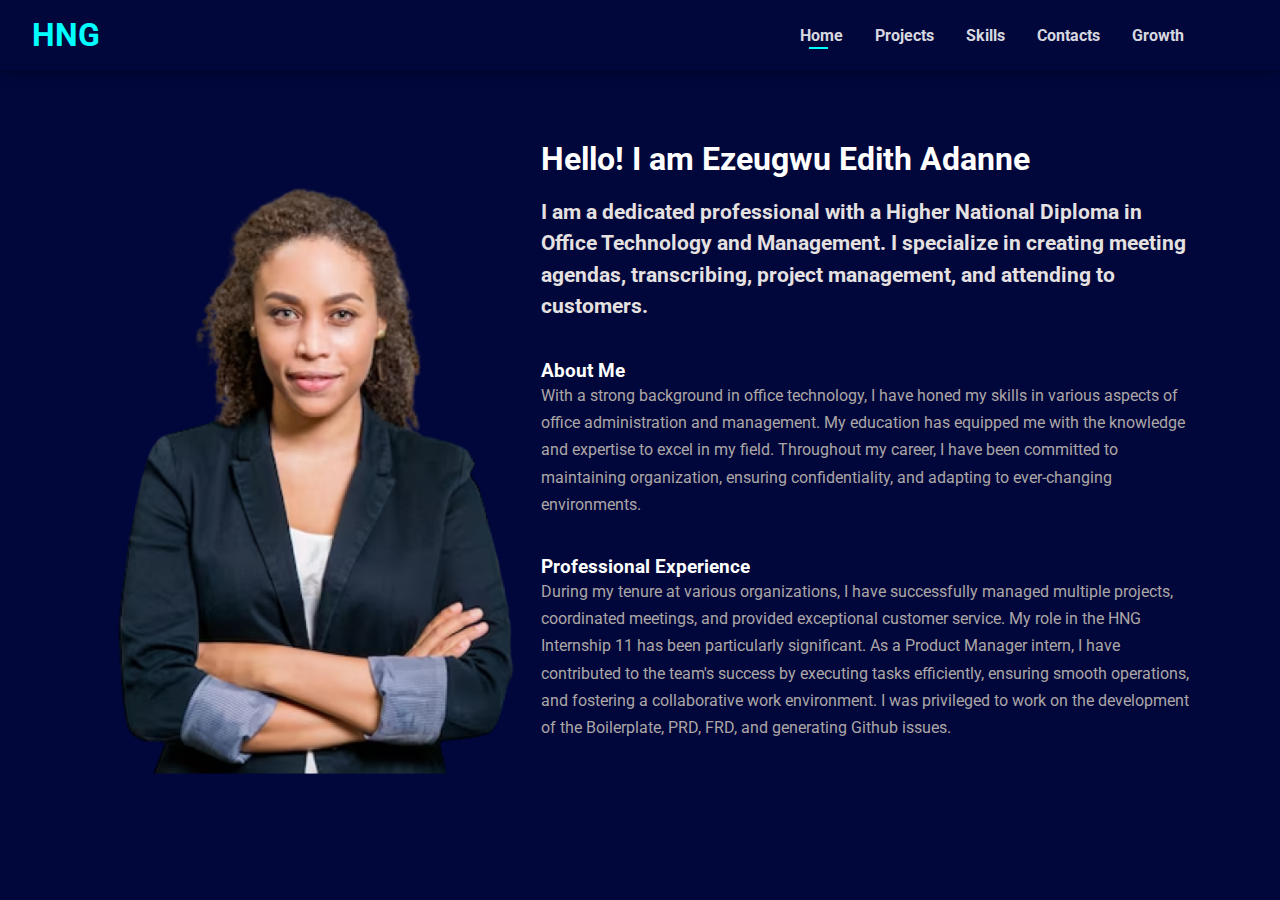
<file: index.html>
<!DOCTYPE html>
<html lang="en">
  <head>
    <meta charset="UTF-8" />
    <meta name="viewport" content="width=device-width, initial-scale=1.0" />
    <link rel="stylesheet" href="style.css" />
    <link rel="preconnect" href="https://fonts.googleapis.com">
<link rel="preconnect" href="https://fonts.gstatic.com" crossorigin>
<link href="https://fonts.googleapis.com/css2?family=Roboto:ital,wght@0,100;0,300;0,400;0,500;0,700;0,900;1,100;1,300;1,400;1,500;1,700;1,900&display=swap" rel="stylesheet">
<link rel="stylesheet" href="https://cdnjs.cloudflare.com/ajax/libs/font-awesome/6.6.0/css/all.min.css" integrity="sha512-Kc323vGBEqzTmouAECnVceyQqyqdsSiqLQISBL29aUW4U/M7pSPA/gEUZQqv1cwx4OnYxTxve5UMg5GT6L4JJg==" crossorigin="anonymous" referrerpolicy="no-referrer" />
    <title>Document</title>
  </head>
  <body>

    <section class="section1">
      <div class="logo">
        <h1>HNG</h1>
      </div>
      <div>
      <ul class="links" id="navbar">
        <li><a class="active" href="index.html">Home</a></li>
        <li><a href="project.html">Projects</a></li>
        <li><a href="skills.html">Skills</a></li>
        <li><a href="contacts.html">Contacts</a></li>
        <li><a href="growth.html">Growth</a></li>
        <a href="#" id="close"><i class="fa-solid fa-xmark"></i></a>
      </ul>
    </div>
    <div class="mobile">
        <i id="menu" class="fa-solid fa-bars"></i>
    </div>
    </section>

    <section id="hero-page">
        <div>
        <div class="heroImg">
            <img src="./images/Happy successful manager holding glasses.png" alt="">
        </div>
        <div class="heroInfo">
            <h1>Hello! I am Ezeugwu Edith Adanne</h1>
            <h2> I am a dedicated professional with a Higher National Diploma in Office Technology and Management. I specialize in creating meeting agendas, transcribing, project management, and attending to customers. </h2>
            <br><br>
            <h3>About Me</h3>
            <p>With a strong background in office technology, I have honed my skills in various aspects of office administration and management. My education has equipped me with the knowledge and expertise to excel in my field. Throughout my career, I have been committed to maintaining organization, ensuring confidentiality, and adapting to ever-changing environments.</p>
            <br>
            <br>
            <h3>Professional Experience</h3>
            <p>During my tenure at various organizations, I have successfully managed multiple projects, coordinated meetings, and provided exceptional customer service. My role in the HNG Internship 11 has been particularly significant. As a Product Manager intern, I have contributed to the team's success by executing tasks efficiently, ensuring smooth operations, and fostering a collaborative work environment. I was privileged to work on the development of the Boilerplate, PRD, FRD, and generating Github issues. </p>
        </div>
    </div>
    </section>

    <script src="index.js"></script>
  </body>
</html>
</file>
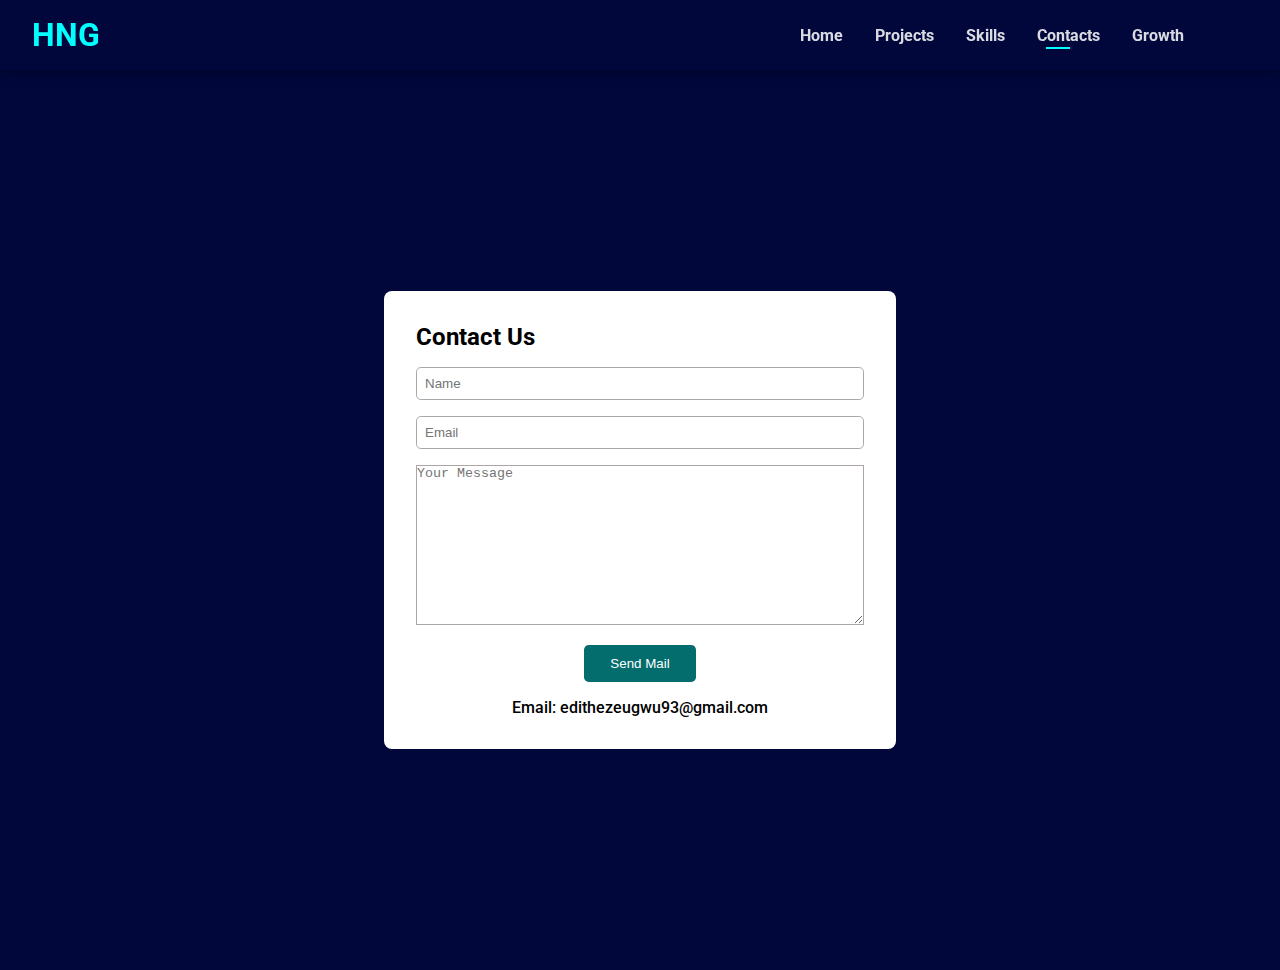
<file: contacts.html>
<!DOCTYPE html>
<html lang="en">
  <head>
    <meta charset="UTF-8" />
    <meta name="viewport" content="width=device-width, initial-scale=1.0" />
    <link rel="stylesheet" href="style.css" />
    <link rel="preconnect" href="https://fonts.googleapis.com" />
    <link rel="preconnect" href="https://fonts.gstatic.com" crossorigin />
    <link
      href="https://fonts.googleapis.com/css2?family=Roboto:ital,wght@0,100;0,300;0,400;0,500;0,700;0,900;1,100;1,300;1,400;1,500;1,700;1,900&display=swap"
      rel="stylesheet"
    />
    <link
      rel="stylesheet"
      href="https://cdnjs.cloudflare.com/ajax/libs/font-awesome/6.6.0/css/all.min.css"
      integrity="sha512-Kc323vGBEqzTmouAECnVceyQqyqdsSiqLQISBL29aUW4U/M7pSPA/gEUZQqv1cwx4OnYxTxve5UMg5GT6L4JJg=="
      crossorigin="anonymous"
      referrerpolicy="no-referrer"
    />
    <title>Document</title>
  </head>
  <body>
    <section class="section1">
      <div class="logo">
        <h1>HNG</h1>
      </div>
      <div>
      <ul class="links" id="navbar">
        <li><a href="index.html">Home</a></li>
        <li><a href="project.html">Projects</a></li>
        <li><a href="skills.html">Skills</a></li>
        <li><a class="active" href="contacts.html">Contacts</a></li>
        <li><a href="growth.html">Growth</a></li>
        <a href="#" id="close"><i class="fa-solid fa-xmark"></i></a>
      </ul>
    </div>
    <div class="mobile">
        <i id="menu" class="fa-solid fa-bars"></i>
    </div>
    </section>

    <section id="contacts">
      <form action="">
        <h2>Contact Us</h2>
        <input type="text" placeholder="Name" />
        <input type="email" placeholder="Email" />

        <textarea name="" placeholder="Your Message" id=""></textarea>

        <button>Send Mail</button>
        <p> Email: edithezeugwu93@gmail.com</p>
      </form>
    </section>

    <script src="index.js"></script>
  </body>
</html>
</file>
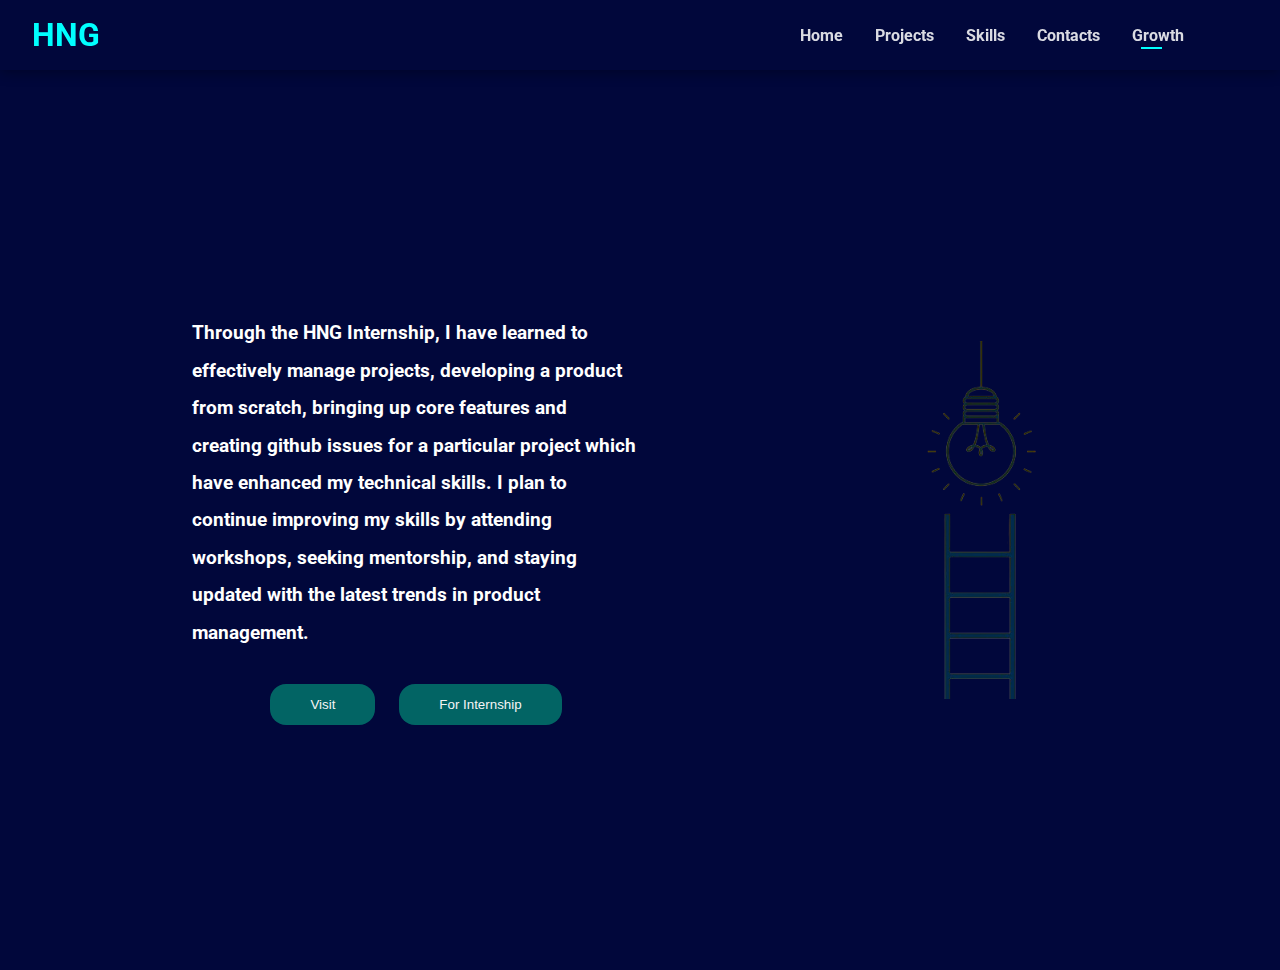
<file: growth.html>
<!DOCTYPE html>
<html lang="en">
  <head>
    <meta charset="UTF-8" />
    <meta name="viewport" content="width=device-width, initial-scale=1.0" />
    <link rel="stylesheet" href="style.css" />
    <link rel="preconnect" href="https://fonts.googleapis.com" />
    <link rel="preconnect" href="https://fonts.gstatic.com" crossorigin />
    <link
      href="https://fonts.googleapis.com/css2?family=Roboto:ital,wght@0,100;0,300;0,400;0,500;0,700;0,900;1,100;1,300;1,400;1,500;1,700;1,900&display=swap"
      rel="stylesheet"
    />
    <link
      rel="stylesheet"
      href="https://cdnjs.cloudflare.com/ajax/libs/font-awesome/6.6.0/css/all.min.css"
      integrity="sha512-Kc323vGBEqzTmouAECnVceyQqyqdsSiqLQISBL29aUW4U/M7pSPA/gEUZQqv1cwx4OnYxTxve5UMg5GT6L4JJg=="
      crossorigin="anonymous"
      referrerpolicy="no-referrer"
    />
    <title>Document</title>
  </head>
  <body>
    <section class="section1">
      <div class="logo">
        <h1>HNG</h1>
      </div>
      <div>
      <ul class="links" id="navbar">
        <li><a href="index.html">Home</a></li>
        <li><a href="project.html">Projects</a></li>
        <li><a href="skills.html">Skills</a></li>
        <li><a href="contacts.html">Contacts</a></li>
        <li><a class="active" href="growth.html">Growth</a></li>
        <a href="#" id="close"><i class="fa-solid fa-xmark"></i></a>
      </ul>
    </div>
    <div class="mobile">
        <i id="menu" class="fa-solid fa-bars"></i>
    </div>
    </section>

  <section id="growth">
    <div >
    <h3>Through the HNG Internship, I have learned to effectively manage projects, developing a product from scratch, bringing up core features and creating github issues for a particular project which have  enhanced my technical skills. I plan to continue improving my skills by attending workshops, seeking mentorship, and staying updated with the latest trends in product management.</h3>
    <div class="buttons">
    <button class="visitBtn"><a href="https://hng.tech">Visit</a></button>
      <button class="visitBtn internBtn"><a href="https://hng.tech/internship">For Internship</a></button>
    </div>
      
  </div>
    <img src="./images/growth-removebg-preview.png" alt="">
  </section>

  <script src="index.js"></script>
  </body>
</html>
</file>
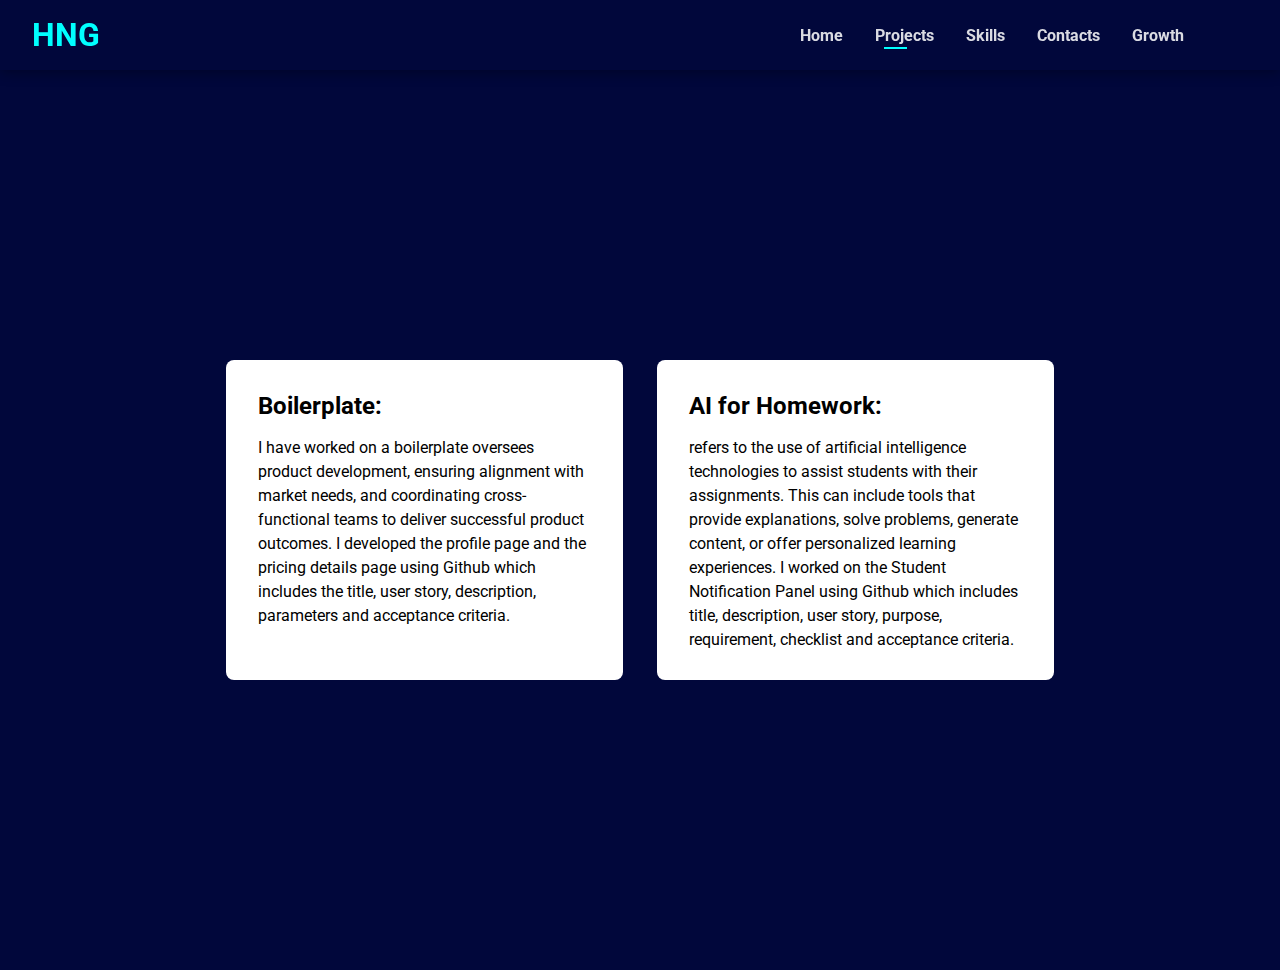
<file: project.html>
<!DOCTYPE html>
<html lang="en">
  <head>
    <meta charset="UTF-8" />
    <meta name="viewport" content="width=device-width, initial-scale=1.0" />
    <link rel="stylesheet" href="style.css" />
    <link rel="preconnect" href="https://fonts.googleapis.com" />
    <link rel="preconnect" href="https://fonts.gstatic.com" crossorigin />
    <link
      href="https://fonts.googleapis.com/css2?family=Roboto:ital,wght@0,100;0,300;0,400;0,500;0,700;0,900;1,100;1,300;1,400;1,500;1,700;1,900&display=swap"
      rel="stylesheet"
    />
    <link
      rel="stylesheet"
      href="https://cdnjs.cloudflare.com/ajax/libs/font-awesome/6.6.0/css/all.min.css"
      integrity="sha512-Kc323vGBEqzTmouAECnVceyQqyqdsSiqLQISBL29aUW4U/M7pSPA/gEUZQqv1cwx4OnYxTxve5UMg5GT6L4JJg=="
      crossorigin="anonymous"
      referrerpolicy="no-referrer"
    />
    <title>Document</title>
  </head>
  <body>
    <section class="section1">
      <div class="logo">
        <h1>HNG</h1>
      </div>
      <div>
      <ul class="links" id="navbar">
        <li><a  href="index.html">Home</a></li>
        <li><a class="active" href="project.html">Projects</a></li>
        <li><a href="skills.html">Skills</a></li>
        <li><a href="contacts.html">Contacts</a></li>
        <li><a href="growth.html">Growth</a></li>
        <a href="#" id="close"><i class="fa-solid fa-xmark"></i></a>
      </ul>
    </div>
    <div class="mobile">
        <i id="menu" class="fa-solid fa-bars"></i>
    </div>
    </section>

    <section id="projects">
        <div class="projects-card">
            <div class="project-card1">
                <h2>Boilerplate:</h2>
                <p>I have worked on a boilerplate oversees product development, ensuring alignment with market needs, and coordinating cross-functional teams to deliver successful product outcomes. I developed the profile page and the pricing details page using Github which includes the title, user story, description, parameters and acceptance criteria. </p>
            </div>
            <div class="project-card1">
                <h2>AI for Homework:</h2>
                <p>refers to the use of artificial intelligence technologies to assist students with their assignments. This can include tools that provide explanations, solve problems, generate content, or offer personalized learning experiences. I worked on the Student Notification Panel using Github which includes title, description, user story, purpose, requirement, checklist and acceptance criteria.  </p>
            </div>
        </div>
    </section>

    <script src="index.js"></script>
  </body>
</html>
</file>
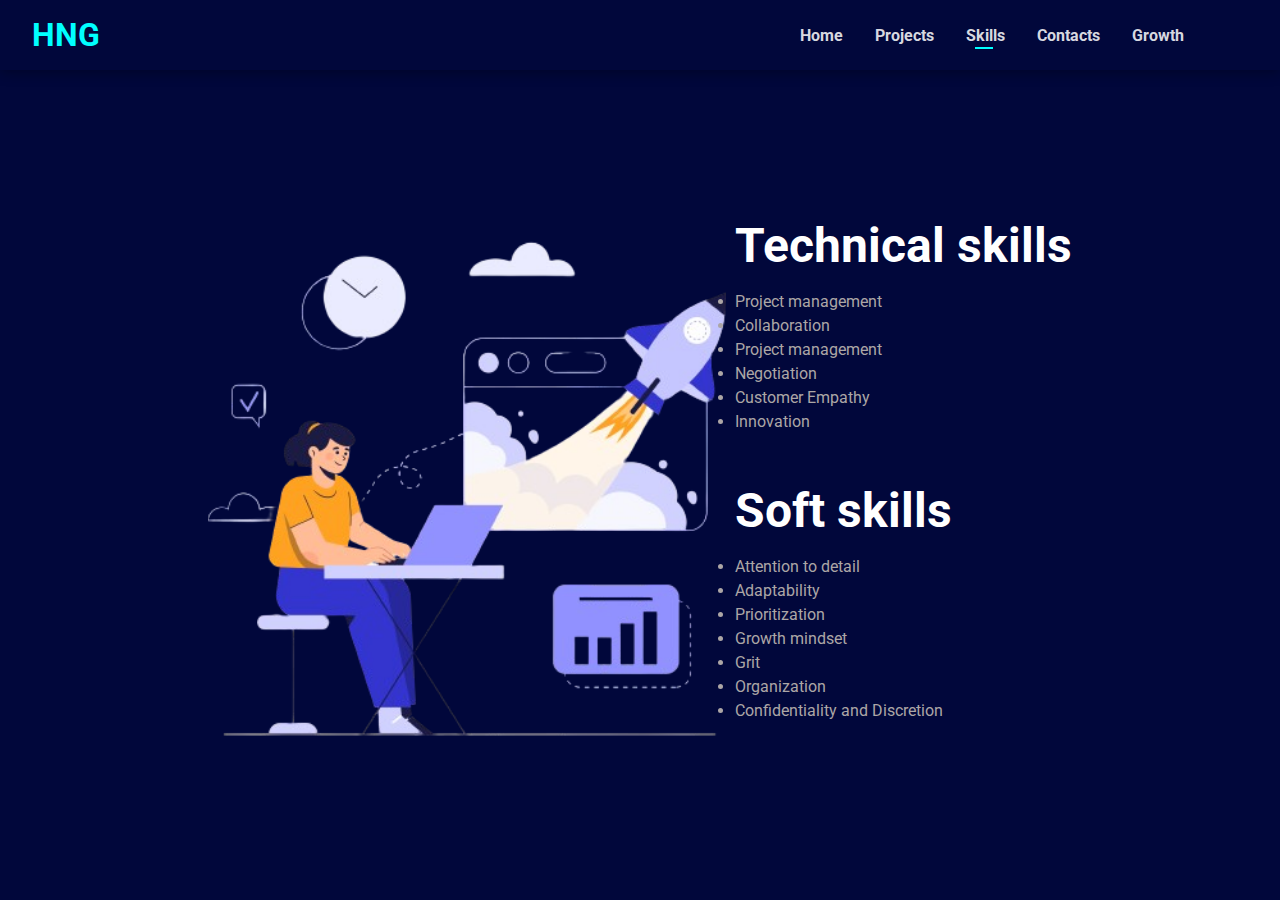
<file: skills.html>
<!DOCTYPE html>
<html lang="en">
  <head>
    <meta charset="UTF-8" />
    <meta name="viewport" content="width=device-width, initial-scale=1.0" />
    <link rel="stylesheet" href="style.css" />
    <link rel="preconnect" href="https://fonts.googleapis.com" />
    <link rel="preconnect" href="https://fonts.gstatic.com" crossorigin />
    <link
      href="https://fonts.googleapis.com/css2?family=Roboto:ital,wght@0,100;0,300;0,400;0,500;0,700;0,900;1,100;1,300;1,400;1,500;1,700;1,900&display=swap"
      rel="stylesheet"
    />
    <link
      rel="stylesheet"
      href="https://cdnjs.cloudflare.com/ajax/libs/font-awesome/6.6.0/css/all.min.css"
      integrity="sha512-Kc323vGBEqzTmouAECnVceyQqyqdsSiqLQISBL29aUW4U/M7pSPA/gEUZQqv1cwx4OnYxTxve5UMg5GT6L4JJg=="
      crossorigin="anonymous"
      referrerpolicy="no-referrer"
    />
    <title>Document</title>
  </head>
  <body>
    <section class="section1">
      <div class="logo">
        <h1>HNG</h1>
      </div>
      <div>
      <ul class="links" id="navbar">
        <li><a href="index.html">Home</a></li>
        <li><a href="project.html">Projects</a></li>
        <li><a class="active" href="skills.html">Skills</a></li>
        <li><a href="contacts.html">Contacts</a></li>
        <li><a href="growth.html">Growth</a></li>
        <a href="#" id="close"><i class="fa-solid fa-xmark"></i></a>
      </ul>
    </div>
    <div class="mobile">
        <i id="menu" class="fa-solid fa-bars"></i>
    </div>
    </section>

  <section id="skills">
    <img src="./images/Work_7-removebg-preview.png" alt="">
    <div class="skill">
    <div class="skill1">
        <h1>Technical skills</h1>
        <ul>
            <li>Project management</li>
            <li>Collaboration </li>
            <li>Project management</li>
            <li>Negotiation</li>
            <li>Customer Empathy</li>
            <li>Innovation </li>
        </ul>
    </div>
    <div class="skill1">
        <h1>Soft skills</h1>
        <ul>
            <li>Attention to detail</li>
            <li>Adaptability</li>
            <li>Prioritization </li>
            <li>Growth mindset </li>
            <li>Grit</li>
            <li>Organization</li>
            <li>Confidentiality and Discretion </li>
        </ul>
    </div>
</div>
  </section>


  <script src="index.js"></script>
  </body>
</html>
</file>
<file: style.css>
* {
  padding: 0;
  margin: 0;
  box-sizing: border-box;
}
body {
  width: 100%;
  font-family: "Roboto", sans-serif;
  background: rgb(1, 7, 59);
}

.section1 {
  width: 100%;
  display: flex;
  align-items: center;
  justify-content: space-between;
  position: sticky;
  top: 0;
  right: 0;
  box-shadow: 0 3px 12px rgba(0, 0, 0, 0.3);
  padding: 1rem 2rem;
  background-color: rgb(1, 7, 59);
}

.logo h1 {
  color: aqua;
  font-size: 2rem;
}

.links {
  display: flex;
  align-items: center;
  justify-content: space-between;
  padding-right: 3rem;
}

#close {
  display: none;
}

.mobile {
  display: none;
}

.links li {
  list-style-type: none;
  padding: 0 1rem;
  cursor: pointer;
  position: relative;
}

.links li a:hover {
  color: aqua;
}

.links li a {
  text-decoration: none;
  color: rgba(255, 255, 255, 0.856);
  font-weight: bold;
}

.links li a.active::after,
.links li a:hover::after {
  content: "";
  width: 25%;
  height: 2px;
  background: aqua;
  position: absolute;
  bottom: -4px;
  left: 25px;
}

/* Hero Page */

#hero-page {
  width: 100%;
  padding: 2rem 5rem 0 5rem;
  background: rgb(1, 7, 59);
}

#hero-page div {
  width: 100%;
  display: flex;
  align-items: center;
}

#hero-page .heroImg {
  width: 70%;
  padding-top: 5rem;
}

#hero-page .heroImg > img {
  width: 100%;
  height: 37rem;
  object-fit: contain;
}

#hero-page .heroInfo {
  width: 100%;
  color: #fff;
  display: flex;
  align-items: flex-start;
  justify-content: center;
  flex-direction: column;
}

#hero-page .heroInfo h1 {
  font-size: 2rem;
  line-height: 1.5;
  margin-bottom: 0.9rem;
}

#hero-page .heroInfo h2 {
  font-size: 1.3rem;
  opacity: 0.8rem;
  line-height: 1.5;
  color: rgb(230, 225, 225);
}

#hero-page .heroInfo p {
  color: rgb(172, 166, 166);
  line-height: 1.7;
}

/* Project Page */

#projects {
  width: 100%;
  height: 100vh;
  display: flex;
  align-items: center;
  justify-content: center;
  padding: 2rem 3rem;
}

#projects .projects-card {
  width: 70%;
  display: flex;
  align-items: center;
  justify-content: space-between;
}

.project-card1 {
  width: 48%;
  height: 20rem;
  padding: 2rem;
  background: #fff;
  border-radius: 0.5rem;
}

.project-card1 h2 {
  margin-bottom: 1rem;
}

.project-card1 p {
  line-height: 1.5rem;
}

/* Skill section */

#skills {
  width: 100%;
  max-width: 75%;
  margin: 0 auto;
  padding: 4rem 3rem;
  display: flex;
  align-items: center;
  justify-content: space-between;
}

#skills img {
  width: 60%;
  height: 40rem;
  margin-top: 2rem;
  object-fit: cover;
}

#skills .skill1 h1 {
  color: #fff;
  font-size: 3rem;
  margin-bottom: 1rem;
}

#skills .skill1:first-child {
  margin-bottom: 3rem;
}

#skills .skill1 li {
  color: rgb(172, 166, 166);
  line-height: 1.5;
}

/* Contacts */

#contacts {
  width: 40%;
  margin: 0 auto;
  height: 100vh;
  display: flex;
  align-items: center;
  justify-content: center;
}

#contacts form {
  width: 100%;
  padding: 2rem;
  background: #fff;
  border-radius: 0.5rem;
}

#contacts form h2 {
  margin-bottom: 1rem;
}

#contacts form input {
  border: 1px solid rgb(172, 166, 166);
  width: 100%;
  padding: 0.5rem;
  border-radius: 0.3rem;
  margin-bottom: 1rem;
  outline: none;
}

#contacts form textarea {
  border: 1px solid rgb(172, 166, 166);
  width: 100%;
  height: 10rem;
  margin-bottom: 1rem;
  outline: none;
}

#contacts form button {
  width: 100%;
  max-width: 7rem;
  margin: 0 auto;
  padding: 0.7rem 1rem;
  border-radius: 0.3rem;
  display: flex;
  align-items: center;
  justify-content: center;
  background: rgb(3, 109, 109);
  color: #fff;
  margin-bottom: 1rem;
  outline: none;
  border: none;
}

#contacts form p {
  text-align: center;
  font-weight: 500;
}

/* Growth Page */

#growth {
  width: 100%;
  max-width: 70%;
  margin: 0 auto;
  height: 100vh;
  display: flex;
  align-items: center;
  justify-content: space-between;
}

#growth h3 {
  width: 100%;
  color: #fff;
  line-height: 2;
  margin-bottom: 2rem;
}

#growth > img {
  width: 50%;
  object-fit: cover;
}

#growth .buttons {
  width: 65%;
  margin: 0 auto;
  display: flex;
  align-items: center;
  justify-content: space-between;
}

#growth .visitBtn{
  padding: 0.8rem 2.5rem;
  background: rgb(2, 100, 100);
  border-radius: 1rem;
  border: none;
  outline: none;
}

#growth .visitBtn a{
  text-decoration: none;
  color: whitesmoke;
  
}

@media (max-width: 1118px) {
  #hero-page {
    width: 100%;
    padding: 2rem;
}

#hero-page .heroImg {
  margin-right: 2rem;
}

#projects {
  height: 100vh;
  margin-top: 0;
}

#projects .projects-card {
  width: 80%;
}

.project-card1 {
  width: 48%;
  padding: 1.5rem;
}

.project-card1 p {
  line-height: 1.4rem;
}

#skills {
  max-width: 100%;
  margin: 0 auto;
  padding: 2rem;
}

#growth .buttons {
  width: 80%;
}

}


@media (max-width: 799px) {

  #hero-page div {
    flex-direction: column;
  }

  #projects {
    height: 100%;
  }

  #projects .projects-card {
    width: 100%;
    flex-direction: column;
  }

  .project-card1 {
    width: 100%;
    height:15rem;
    margin-bottom: 1rem;
  }

  #contacts {
    width: 60%;
    height: 100%;
    margin-top: 3rem;
  }

  #skills {
    max-width: 100%;
    padding: 2rem;
  }

  #skills img {
    width: 70%;
    height: 100%;
  }

  #skills .skill1 h1 {
    width: 100%;
    font-size: 1.7rem;
  }

  #skills .skill1 li {
    color: rgb(172, 166, 166);
    line-height: 1.2;
  }

  #growth {
    max-width: 100%;
    height: 100%;
    padding: 2rem;
}

  #growth > div {
    margin-top: 5rem;
}

#growth h3 {
  font-size: 1rem;
}

  #growth .buttons {
    align-items: flex-start;
    flex-direction: column;
}

#growth .visitBtn {
  width: 100%;
  margin-bottom: 1rem;
  font-size: .6rem;
}

}

@media (max-width: 477px) {
  #navbar {
    width: 300px;
    height: 100vh;
    display: flex;
    align-items: flex-start;
    justify-content: flex-start;
    flex-direction: column;
    position: fixed;
    top: 0;
    right: -300px;
    padding: 80px 0 0 10px;
    background: rgb(1, 7, 59);
  }

  #navbar li {
    margin-bottom: 5rem;
  }

  #navbar li a {
    color: #fff;
    margin-bottom: 5rem;
  }

  #navbar.active {
    right: 0px;
  }

  #close {
    font-size: 2rem;
    display: initial;
    position: absolute;
    top: 20px;
    left: 10px;
    color: #fff;
  }

  .mobile {
    display: block;
    font-size: 2rem;
    color: #fff;
  }

  #hero-page {
    padding: 2rem;
  }

  #hero-page .heroImg > img {
    width: 100%;
    height: 100%;
  }

  #hero-page .heroInfo h2 {
    font-size: 0.8rem;
  }

  #projects {
    height: 100%;
    padding: 1rem;

  }

  #projects .projects-card {
    width: 100%;
    flex-direction: column;
  }

  .project-card1 {
    width: 100%;
    height: 100%;
    margin-bottom: 1rem;
  }

  #skills {
    max-width: 100%;
    padding: 3rem 2rem 0 2rem;
    flex-direction: column;
  }
  #skills img {
    width: 100%;
    height: 100%;
  }

  #skills .skill1 h1 {
    color: #fff;
    font-size: 2rem;
    margin-bottom: 1rem;
  }

  #contacts {
    width: 100%;
    height: 100%;
    padding: 0 1rem 0 1rem;
  }

  #growth {
    max-width: 100%;
    flex-direction: column;
    padding: 1rem;
  }

  #growth h3 {
    padding-top: 0rem;
    font-size: 1rem;
    margin-bottom: 2rem;
}

 #growth .buttons {
    max-width: 100%;
  flex-direction: column;
  }

#growth .visitBtn{
  width: 100%;
 margin-bottom: 1rem;
}

#growth > img {
  width: 100%;
  object-fit: cover;
}
}
</file>
